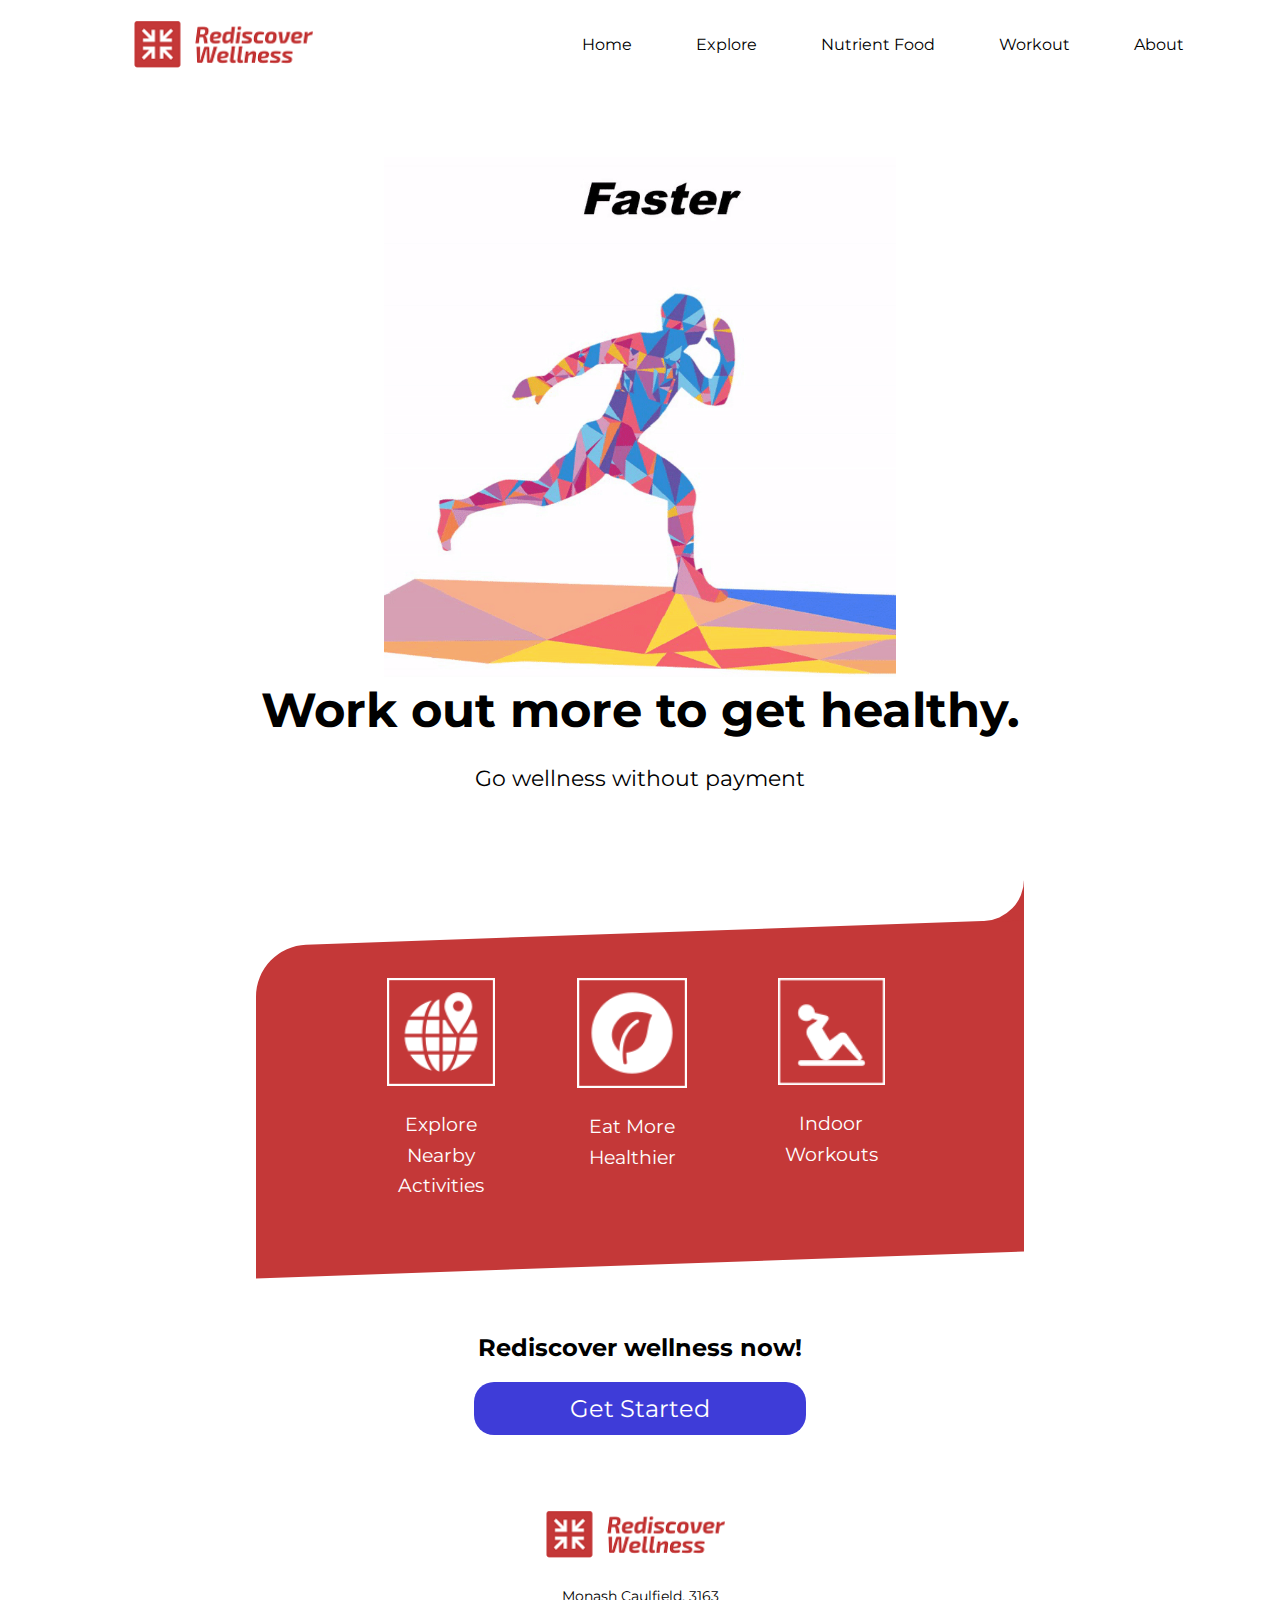
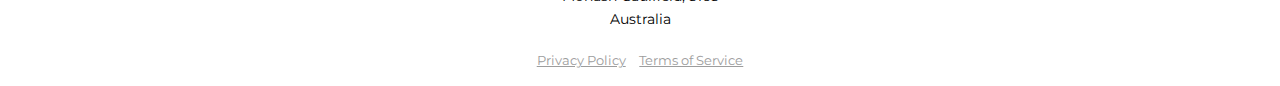
<file: index.html>
<!DOCTYPE html>
<html lang="en">

<head>
    <meta charset="UTF-8">
    <meta name="viewport" content="width=device-width, initial-scale=1.0">
    <meta http-equiv="X-UA-Compatible" content="ie=edge">
    <link rel="shortcut icon" href="favicon.ico">
    <title>
        Rediscover Wellness
    </title>
    <link rel="stylesheet" href="css/main.css">
</head>

<body>
    <div class="container">
        <header>
            <img src="images/RediscoverWellness.png" alt="Monash" class="logo">

            <nav>
                <a href="#" class="hide-desktop">
                    <img src="images/ham_menu.png" alt="toggle menu" class="menu" id="menu">
                </a>
                <ul class="show-desktop hide-mobile" id="nav">
                    <li id="exit" class="exit-btn hide-desktop"><img src="images/close_window.png" alt="exit menu"></li>
                    <li><a href="index.html">Home</a></li>
                    <li><a href="pages/activities.html">Explore</a></li>
                    <li><a href="pages/nutfood.html">Nutrient Food</a></li>
                    <li><a href="pages/workout.html">Workout</a></li>
                    <li><a href="pages/About.html">About</a></li>
                </ul>
            </nav>
        </header>

        <section>
            <img src="images/runningman.gif" alt="server graphic" class="server">
            <h1>Work out more to get healthy.</h1>
            <p class="subhead">Go wellness without payment</p>
        </section>
    </div>

    <div class="main-container">
        <div class="red-container">
            <div class="container">
                <ul>
                    <li>
                        <figure>
                            <a href="pages/activities.html"><img src="images/con_location.png" alt="user picture"></a>
                            <blockquote>Explore Nearby<br>Activities</blockquote>
                        </figure>
                    </li>
                    <li>
                        <figure>
                            <a href="pages/nutfood.html"><img src="images/con_food.png" alt="foodlogo"></a>
                            <blockquote>Eat More<br>Healthier</blockquote>
                        </figure>
                    </li>
                    <li>
                        <figure>
                            <a href="pages/workout.html"><img src="images/con_situp.png" alt="situplogo"></a>
                            <blockquote>Indoor Workouts</blockquote>
                        </figure>
                    </li>
                </ul>
            </div>
        </div>

        <div class="container">
            <h2>Rediscover wellness now!</h2>
            <a href="#" class="cta">Get Started</a>
        </div>

    </div>

    <footer>
        <div class="foot-container">
            <div class="container">
                <a href="#"><img src="images/RediscoverWellness.png" class="logo" alt="logo"></a>
                <p class="address">Monash Caulfield, 3163<br>Australia</p>
                <ul class="footer-links">
                    <li><a href="#">Privacy Policy</a></li>
                    <li><a href="#">Terms of Service</a></li>
                </ul>
            </div>
        </div>
    </footer>

    <script>
        var menu = document.getElementById('menu');
        var nav = document.getElementById('nav');
        var exit = document.getElementById('exit');

        menu.addEventListener('click', function (e) {
            nav.classList.toggle('hide-mobile');
            e.preventDefault();
        });

        exit.addEventListener('click', function (e) {
            nav.classList.toggle('hide-mobile');
            e.preventDefault();
        });
    </script>
</body>

</html>
</file>
<file: css/main.css>
@import url('https://fonts.googleapis.com/css?family=Montserrat&display=swap');

body{
    margin: 0;
    font-family: 'Montserrat', sans-serif;
}

.main-container{
    width: 100%;
}

p{
    font-size: .9em;
    line-height: 1.6em;
}

blockquote{
    font-size: 1.2em;
    line-height: 1.6em;
}

ul{
    list-style-type: none;
    margin: 0ch;
    padding: 0ch;
}

.container{/* address a class */
    text-align: center;
    padding: .8em;
}

.logo{
    width: 200px;
}

.hide-mobile{
    display: none;
}

header{
    align-items: flex-start;/*no streching*/
    display: flex;
    justify-content: space-between;
}

.menu{
    width: 25px;
    margin-top: 45%;
}

.server{
    width: 70%;
    margin: auto auto auto auto;
}

.h1{
    font-size: 1em;
}

.subhead{
    font-size: 1em;
    margin-bottom: -10%;
}

.red-container{
    width: 100%;
    background: #c43838;
    color: #fff;
    margin-top: 15%;
    padding: 2em 0 2em;
    border-top-left-radius: 50px;
    transform: skewY(-2deg);/*rotate the edge by 2 degrees*/
}

.red-container:before{
    content: "";
    width: 40px;
    height: 40px;
    background-color: #c43838;
    position: absolute;
    top: -39px;
    right: 0px;
    z-index: -2;
}

.red-container:after{
    content: "";
    width: 80px;
    height: 80px;
    background-color: #ffffff;
    top: -80px;
    position: absolute;
    right: 0;
    border-radius: 50%;
    z-index: -1;
}

.red-container ul{/*css allows to adujst child elements inside a div class*/
    transform: skewY(2deg);
}

.red-container ul li{
    margin-bottom: 3em;
}

.red-container ul li p {
    padding: 0.5em;
}

.red-container img{
    width: 20%;
}


figure{
    margin: 0;
    padding: 0;
}

h2{
    margin-top: 9%;
    font-weight: bold;
}

.cta{
    background: #3e3cd8;
    width: calc(100% - 1em);
    display: block;
    color: #fff;
    border-radius: 20px;
    padding: .5em;
    text-decoration: none;
    font-size: 1.5em;
    margin: 3% auto 7%;
    position: relative;
    z-index: 4;
}

ul.footer-links{
    margin: 0 auto;
}

ul.footer-links li{
    display: inline-block;
    padding: 0.3em;
}

ul.footer-links li a{
    color: #9d9d9d;
    font-size: .8em;
}

nav ul {
    position: fixed;
    width: 60%;
    top: 0;
    right: 0;
    text-align: left;
    background: rgb(36, 41, 44);
    height: 100%;
    z-index: 7;
    padding-top: 3em;
}

nav ul li a{
    color: white;
    text-decoration: seashell;
    display: block;
    width: 100%;
    padding: 1em 2em;
    background-color:rgb(49,55,59);
}

nav ul li a:hover{
    background-color: rgb(65,73,78)
}

.exit-btn{
    margin-bottom: 1em;
    margin-top: -1.3em;
    text-align: right;
    padding: 0 1em;
}

.exit-btn img{
    width: 10%;
    cursor: pointer;
}

@media only screen and (min-width: 650px){

    .main-container{
        margin-left: 20%;
        width: 60%;
    }

    .server{
        width: 50%;
    }

    h1{
        font-size: 3em;
        margin: 0;
    }

    .subhead{
        font-size: 1.4em;
        margin-bottom: 12%;
    }

    .red-container{
        margin: 0;
    }

    .red-container img{
        width: 50%;
    }

    .red-container ul li:nth-child(2) img{
        width: 66%;
    }

    .red-container ul li:nth-child(3) img{
        width: 46%;
    }

    .red-container ul {
        display: flex;
        align-items: flex-start;
        flex-wrap: nowrap;
        justify-content: space-between;
    }

    .red-container ul li{
        margin-bottom: 0;
    }

    .red-container ul li p{
        padding: 0.8em;
    }

    .cta{
        width: 40%;
    }
}

@media only screen and (min-width: 1024px){
    .cta{
        width: 50%;
    }

    .container{
        width: 80%;
        margin: 0 auto;
    }

    .show-desktop{
        display: block;
        margin: 0 auto 13% auto;
    }

    .hide-desktop{
        display: none;
    }

    nav ul{
        position: inherit;
        width: auto;
        background: none;
        height: auto;
        display: flex;
        align-items: baseline;
        align-content: flex-end;
        flex-grow: 0;
        flex-basis: content;
        flex-wrap: row nowrap;
        padding-top: 1%;
    }

    nav ul li{
        float: left;
    }

    nav ul li a{
        color: black;
        background-color: inherit;
        text-align: right;
        padding: 1em 2em;
    }

    nav ul li a:hover{
        background-color: inherit;
    }

    
}

.scroll{
    border:0;
    margin: 0;
    width: 1%;
    height: 5%;
}
</file>
